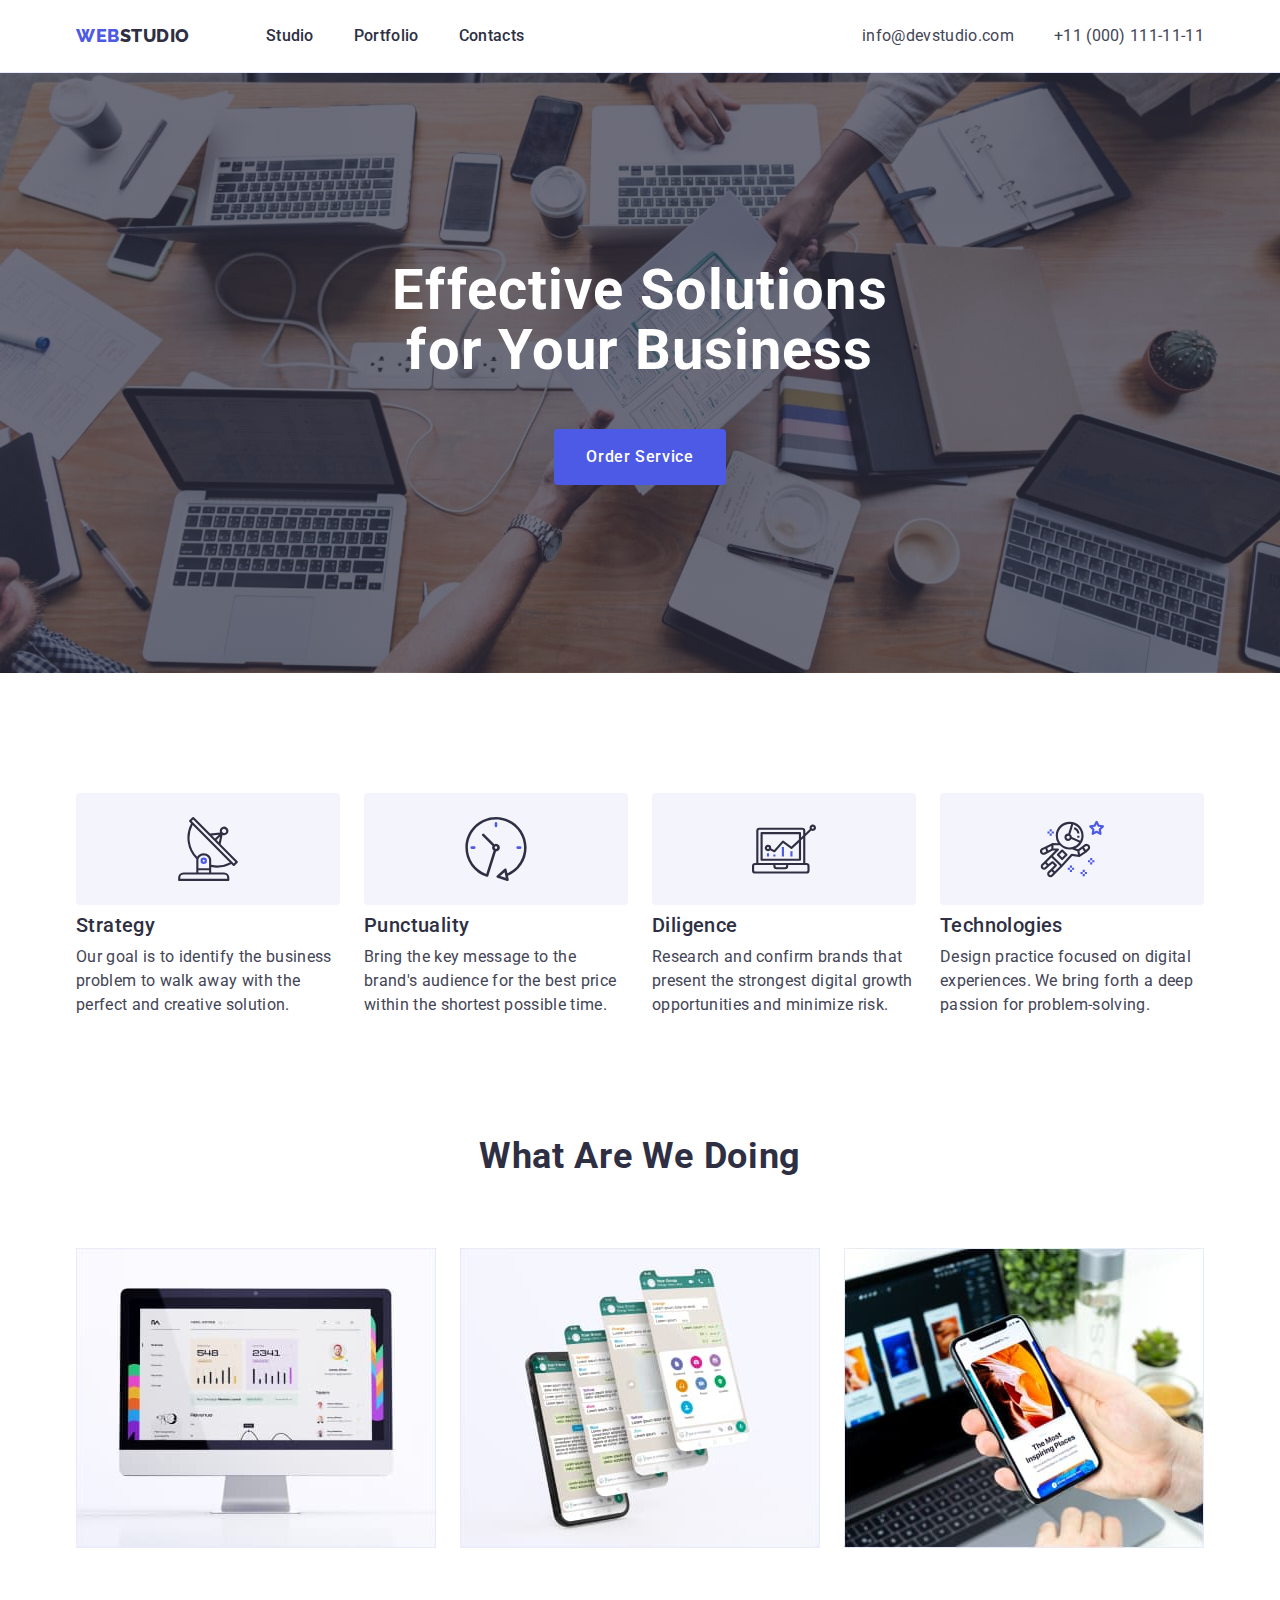
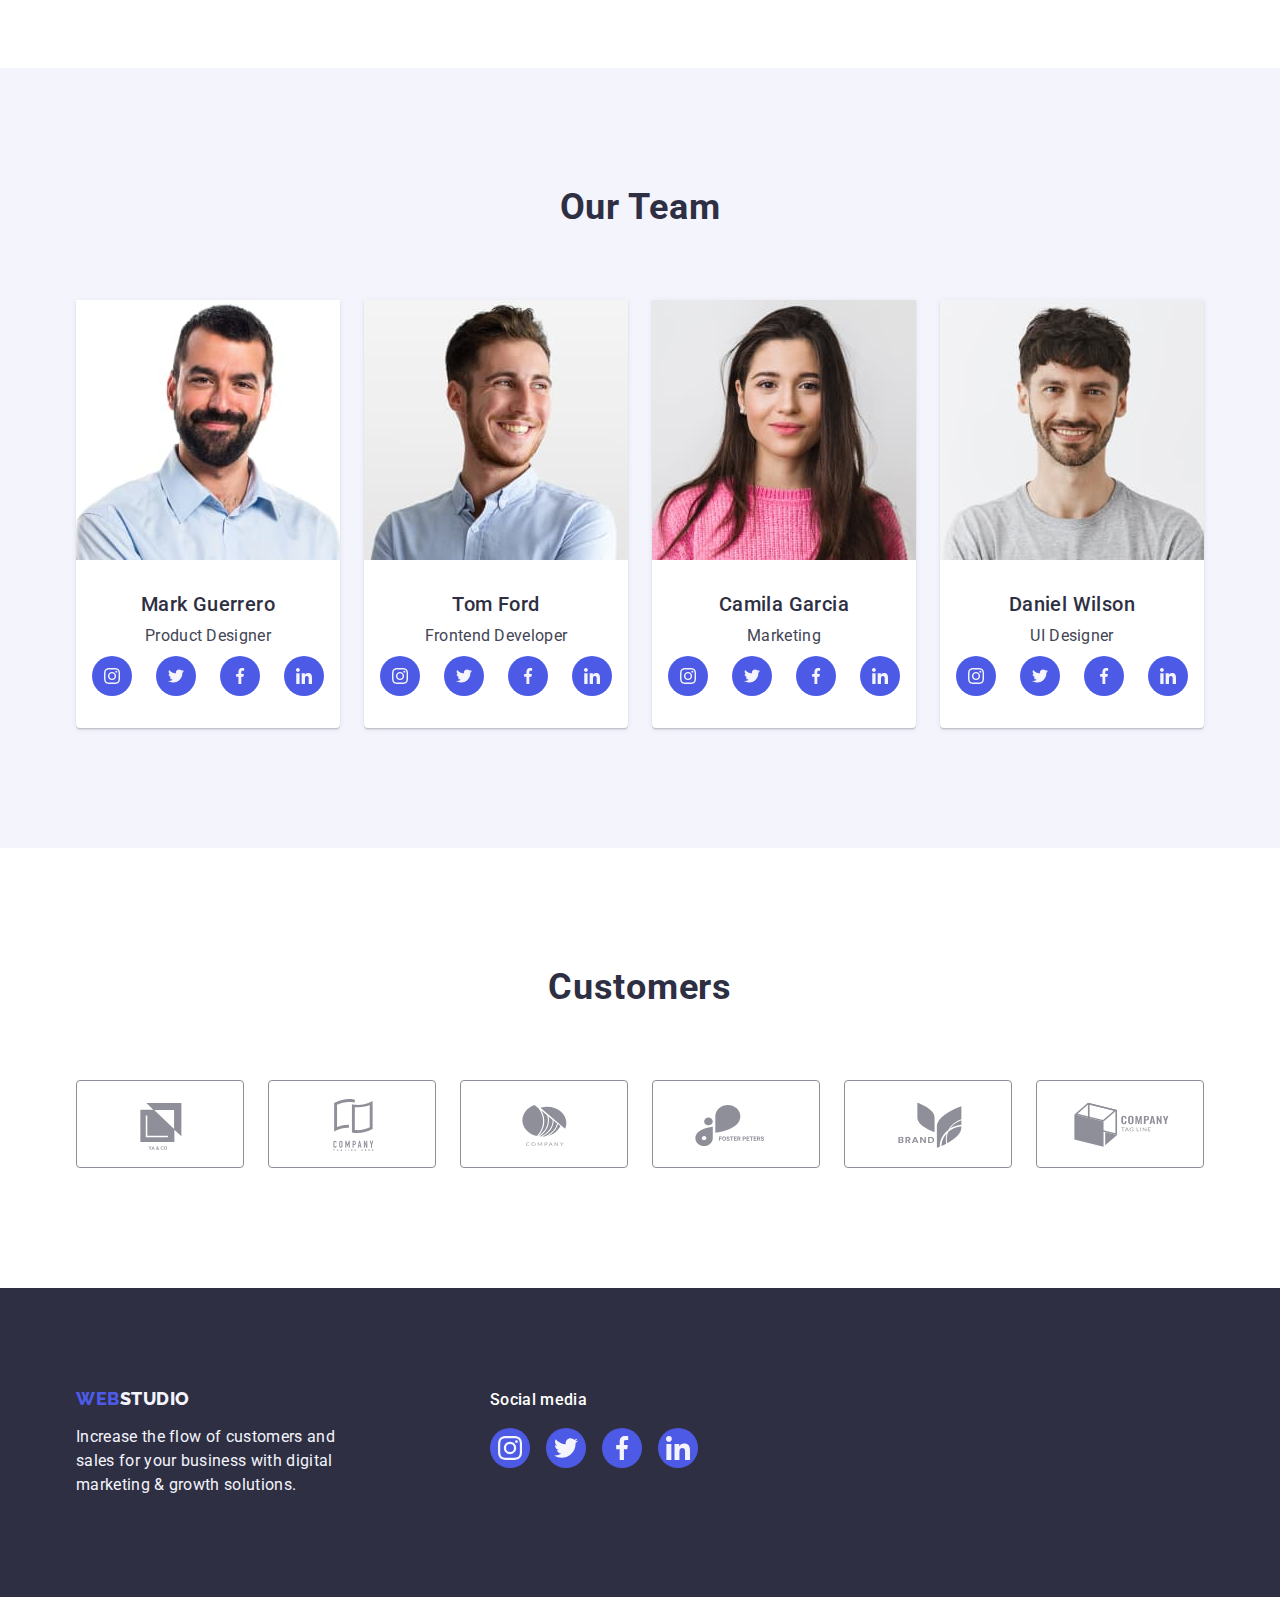
<file: index.html>
<!DOCTYPE html>
<html lang="en">
  <head>
    <meta charset="UTF-8" />
    <meta http-equiv="X-UA-Compatible" content="IE=edge" />
    <meta name="viewport" content="width=device-width, initial-scale=1.0" />
    <title>Студія</title>
    <link rel="preconnect" href="https://fonts.googleapis.com" />
    <link rel="preconnect" href="https://fonts.gstatic.com" crossorigin />
    <link
      href="https://fonts.googleapis.com/css2?family=Raleway:wght@800&family=Roboto:wght@400;500;700;900&display=swap"
      rel="stylesheet"
    />
    <link
      rel="stylesheet"
      href="https://cdnjs.cloudflare.com/ajax/libs/modern-normalize/1.1.0/modern-normalize.min.css"
    />
    <link rel="stylesheet" href="./css/styles.css" />
  </head>
  <body>
    <!-- Header -->
    <header class="page-header">
      <div class="container page-header-nav">
        <nav class="page-nav">
          <a class="logo link page-header-logo" href="./index.html">
            Web<span class="header-logo-second-part">Studio</span>
          </a>

          <ul class="page-nav-list">
            <li class="page-nav-item">
              <a class="page-nav-link link" href="./index.html">Studio</a>
            </li>
            <li class="page-nav-item">
              <a class="page-nav-link link" href="./portfolio.html"
                >Portfolio</a
              >
            </li>
            <li class="page-nav-item">
              <a class="page-nav-link link" href="">Contacts</a>
            </li>
          </ul>
        </nav>

        <address class="contacts">
          <ul class="contact-list">
            <li class="contact-item">
              <a class="contact-link link" href="mailto:info@devstudio.com"
                >info@devstudio.com</a
              >
            </li>
            <li class="contact-item">
              <a class="contact-link link" href="tel:+110001111111"
                >+11 (000) 111-11-11</a
              >
            </li>
          </ul>
        </address>
      </div>
    </header>
    <!-- Main -->
    <main>
      <!-- Hero -->
      <section class="hero-section">
        <div class="container">
          <h1 class="hero-title">Effective Solutions for Your Business</h1>
          <button type="button" class="order-service-btn">Order Service</button>
        </div>
      </section>
      <!-- About us -->
      <section class="section about-us-section">
        <div class="container">
          <h2 class="about-us-title visually-hidden">About us</h2>
          <ul class="about-us-list">
            <li class="about-us-item">
              <div class="about-us-top">
                <svg class="about-us-icon" width="64" height="64">
                  <use href="./images/icon.svg#antenna"></use>
                </svg>
              </div>
              <h3 class="about-us-title">Strategy</h3>
              <p class="about-us-text">
                Our goal is to identify the business problem to walk away with
                the perfect and creative solution.
              </p>
            </li>
            <li class="about-us-item">
              <div class="about-us-top">
                <svg class="about-us-icon" width="64" height="64">
                  <use href="./images/icon.svg#clock"></use>
                </svg>
              </div>
              <h3 class="about-us-title">Punctuality</h3>
              <p class="about-us-text">
                Bring the key message to the brand's audience for the best price
                within the shortest possible time.
              </p>
            </li>
            <li class="about-us-item">
              <div class="about-us-top">
                <svg class="about-us-icon" width="64" height="64">
                  <use href="./images/icon.svg#diagram"></use>
                </svg>
              </div>
              <h3 class="about-us-title">Diligence</h3>
              <p class="about-us-text">
                Research and confirm brands that present the strongest digital
                growth opportunities and minimize risk.
              </p>
            </li>
            <li class="about-us-item">
              <div class="about-us-top">
                <svg class="about-us-icon" width="64" height="64">
                  <use href="./images/icon.svg#astronaut"></use>
                </svg>
              </div>
              <h3 class="about-us-title">Technologies</h3>
              <p class="about-us-text">
                Design practice focused on digital experiences. We bring forth a
                deep passion for problem-solving.
              </p>
            </li>
          </ul>
        </div>
      </section>
      <!-- What are we doing -->
      <section class="section products-section">
        <div class="container">
          <h2 class="section-title">What are we doing</h2>
          <ul class="products-list">
            <li class="products-item">
              <img
                class="products-img"
                src="./images/what-are-we-doing/computer.jpg"
                alt="Computer monitor showing a website"
                width="360"
                height="300"
              />
            </li>
            <li class="products-item">
              <img
                class="products-img"
                src="./images/what-are-we-doing/phone.jpg"
                alt="Smartphone with a messaging app shown on the screen"
                width="360"
                height="300"
              />
            </li>
            <li class="products-item">
              <img
                class="products-img"
                src="./images/what-are-we-doing/laptop.jpg"
                alt="Smartphone in a person's hand and a laptop on a table"
                width="360"
                height="300"
              />
            </li>
          </ul>
        </div>
      </section>
      <!-- Our Team -->
      <section class="section our-team-section">
        <div class="container">
          <h2 class="section-title">Our Team</h2>
          <ul class="our-team-list">
            <li class="our-team-item">
              <img
                class="our-team-img"
                src="./images/our-team/mark-guerrero.jpg"
                alt="Portrait photo of Mark Guerrero"
                width="264"
                height="260"
              />
              <div class="our-team-content">
                <h3 class="our-team-name">Mark Guerrero</h3>
                <p class="our-team-position">Product Designer</p>
                <ul class="team-social-list">
                  <li class="team-social-item">
                    <a
                      class="team-social-link"
                      href=""
                      target="_blank"
                      rel="noopener noreferrer"
                    >
                      <svg class="team-social-icon" width="16" height="16">
                        <use href="./images/icon.svg#instagram"></use>
                      </svg>
                    </a>
                  </li>
                  <li class="team-social-item">
                    <a
                      class="team-social-link"
                      href=""
                      target="_blank"
                      rel="noopener noreferrer"
                    >
                      <svg class="team-social-icon" width="16" height="16">
                        <use href="./images/icon.svg#twitter"></use>
                      </svg>
                    </a>
                  </li>
                  <li class="team-social-item">
                    <a
                      class="team-social-link"
                      href=""
                      target="_blank"
                      rel="noopener noreferrer"
                    >
                      <svg class="team-social-icon" width="16" height="16">
                        <use href="./images/icon.svg#facebook"></use>
                      </svg>
                    </a>
                  </li>
                  <li class="team-social-item">
                    <a
                      class="team-social-link"
                      href=""
                      target="_blank"
                      rel="noopener noreferrer"
                    >
                      <svg class="team-social-icon" width="16" height="16">
                        <use href="./images/icon.svg#linkedin"></use>
                      </svg>
                    </a>
                  </li>
                </ul>
              </div>
            </li>
            <li class="our-team-item">
              <img
                class="our-team-img"
                src="./images/our-team/tom-ford.jpg"
                alt="Portrait photo of Tom Ford"
                width="264"
                height="260"
              />
              <div class="our-team-content">
                <h3 class="our-team-name">Tom Ford</h3>
                <p class="our-team-position">Frontend Developer</p>
                <ul class="team-social-list">
                  <li class="team-social-item">
                    <a
                      class="team-social-link"
                      href=""
                      target="_blank"
                      rel="noopener noreferrer"
                    >
                      <svg class="team-social-icon" width="16" height="16">
                        <use href="./images/icon.svg#instagram"></use>
                      </svg>
                    </a>
                  </li>
                  <li class="team-social-item">
                    <a
                      class="team-social-link"
                      href=""
                      target="_blank"
                      rel="noopener noreferrer"
                    >
                      <svg class="team-social-icon" width="16" height="16">
                        <use href="./images/icon.svg#twitter"></use>
                      </svg>
                    </a>
                  </li>
                  <li class="team-social-item">
                    <a
                      class="team-social-link"
                      href=""
                      target="_blank"
                      rel="noopener noreferrer"
                    >
                      <svg class="team-social-icon" width="16" height="16">
                        <use href="./images/icon.svg#facebook"></use>
                      </svg>
                    </a>
                  </li>
                  <li class="team-social-item">
                    <a
                      class="team-social-link"
                      href=""
                      target="_blank"
                      rel="noopener noreferrer"
                    >
                      <svg class="team-social-icon" width="16" height="16">
                        <use href="./images/icon.svg#linkedin"></use>
                      </svg>
                    </a>
                  </li>
                </ul>
              </div>
            </li>
            <li class="our-team-item">
              <img
                class="our-team-img"
                src="./images/our-team/camila-garcia.jpg"
                alt="Portrait photo of Camila Garcia"
                width="264"
                height="260"
              />
              <div class="our-team-content">
                <h3 class="our-team-name">Camila Garcia</h3>
                <p class="our-team-position">Marketing</p>
                <ul class="team-social-list">
                  <li class="team-social-item">
                    <a
                      class="team-social-link"
                      href=""
                      target="_blank"
                      rel="noopener noreferrer"
                    >
                      <svg class="team-social-icon" width="16" height="16">
                        <use href="./images/icon.svg#instagram"></use>
                      </svg>
                    </a>
                  </li>
                  <li class="team-social-item">
                    <a
                      class="team-social-link"
                      href=""
                      target="_blank"
                      rel="noopener noreferrer"
                    >
                      <svg class="team-social-icon" width="16" height="16">
                        <use href="./images/icon.svg#twitter"></use>
                      </svg>
                    </a>
                  </li>
                  <li class="team-social-item">
                    <a
                      class="team-social-link"
                      href=""
                      target="_blank"
                      rel="noopener noreferrer"
                    >
                      <svg class="team-social-icon" width="16" height="16">
                        <use href="./images/icon.svg#facebook"></use>
                      </svg>
                    </a>
                  </li>
                  <li class="team-social-item">
                    <a
                      class="team-social-link"
                      href=""
                      target="_blank"
                      rel="noopener noreferrer"
                    >
                      <svg class="team-social-icon" width="16" height="16">
                        <use href="./images/icon.svg#linkedin"></use>
                      </svg>
                    </a>
                  </li>
                </ul>
              </div>
            </li>
            <li class="our-team-item">
              <img
                class="our-team-img"
                src="./images/our-team/daniel-wilson.jpg"
                alt="Portrait photo of Daniel Wilson"
                width="264"
                height="260"
              />
              <div class="our-team-content">
                <h3 class="our-team-name">Daniel Wilson</h3>
                <p class="our-team-position">UI Designer</p>
                <ul class="team-social-list">
                  <li class="team-social-item">
                    <a
                      class="team-social-link"
                      href=""
                      target="_blank"
                      rel="noopener noreferrer"
                    >
                      <svg class="team-social-icon" width="16" height="16">
                        <use href="./images/icon.svg#instagram"></use>
                      </svg>
                    </a>
                  </li>
                  <li class="team-social-item">
                    <a
                      class="team-social-link"
                      href=""
                      target="_blank"
                      rel="noopener noreferrer"
                    >
                      <svg class="team-social-icon" width="16" height="16">
                        <use href="./images/icon.svg#twitter"></use>
                      </svg>
                    </a>
                  </li>
                  <li class="team-social-item">
                    <a
                      class="team-social-link"
                      href=""
                      target="_blank"
                      rel="noopener noreferrer"
                    >
                      <svg class="team-social-icon" width="16" height="16">
                        <use href="./images/icon.svg#facebook"></use>
                      </svg>
                    </a>
                  </li>
                  <li class="team-social-item">
                    <a
                      class="team-social-link"
                      href=""
                      target="_blank"
                      rel="noopener noreferrer"
                    >
                      <svg class="team-social-icon" width="16" height="16">
                        <use href="./images/icon.svg#linkedin"></use>
                      </svg>
                    </a>
                  </li>
                </ul>
              </div>
            </li>
          </ul>
        </div>
      </section>
      <!-- Customers -->
      <section class="section customers-section">
        <div class="container">
          <h2 class="section-title">Customers</h2>
          <ul class="customers-list">
            <li class="customers-item">
              <a
                class="customers-link"
                href=""
                target="_blank"
                rel="noopener noreferrer"
              >
                <svg class="customers-icon" width="104" height="56">
                  <use href="./images/icon.svg#customer-1"></use>
                </svg>
              </a>
            </li>
            <li class="customers-item">
              <a
                class="customers-link"
                href=""
                target="_blank"
                rel="noopener noreferrer"
              >
                <svg class="customers-icon" width="104" height="56">
                  <use href="./images/icon.svg#customer-2"></use>
                </svg>
              </a>
            </li>
            <li class="customers-item">
              <a
                class="customers-link"
                href=""
                target="_blank"
                rel="noopener noreferrer"
              >
                <svg class="customers-icon" width="104" height="56">
                  <use href="./images/icon.svg#customer-3"></use>
                </svg>
              </a>
            </li>
            <li class="customers-item">
              <a
                class="customers-link"
                href=""
                target="_blank"
                rel="noopener noreferrer"
              >
                <svg class="customers-icon" width="104" height="56">
                  <use href="./images/icon.svg#customer-4"></use>
                </svg>
              </a>
            </li>
            <li class="customers-item">
              <a
                class="customers-link"
                href=""
                target="_blank"
                rel="noopener noreferrer"
              >
                <svg class="customers-icon" width="104" height="56">
                  <use href="./images/icon.svg#customer-5"></use>
                </svg>
              </a>
            </li>
            <li class="customers-item">
              <a
                class="customers-link"
                href=""
                target="_blank"
                rel="noopener noreferrer"
              >
                <svg class="customers-icon" width="104" height="56">
                  <use href="./images/icon.svg#customer-6"></use>
                </svg>
              </a>
            </li>
          </ul>
        </div>
      </section>
    </main>
    <!-- Footer -->
    <footer class="webstudio-footer">
      <div class="container footer-container">
        <div class="footer-logo-container">
          <a class="logo link footer-logo" href="./index.html"
            >Web<span class="footer-logo-second-part">Studio</span>
          </a>
          <p class="footer-text">
            Increase the flow of customers and sales for your business with
            digital marketing & growth solutions.
          </p>
        </div>
        <div class="footer-social">
          <p class="footer-social-title">Social media</p>
          <ul class="footer-social-list">
            <li class="footer-social-item">
              <a
                class="footer-social-link"
                href=""
                target="_blank"
                rel="noopener noreferrer"
              >
                <svg class="footer-social-icon" width="24" height="24">
                  <use href="./images/icon.svg#instagram"></use>
                </svg>
              </a>
            </li>
            <li class="footer-social-item">
              <a
                class="footer-social-link"
                href=""
                target="_blank"
                rel="noopener noreferrer"
              >
                <svg class="footer-social-icon" width="24" height="24">
                  <use href="./images/icon.svg#twitter"></use>
                </svg>
              </a>
            </li>
            <li class="footer-social-item">
              <a
                class="footer-social-link"
                href=""
                target="_blank"
                rel="noopener noreferrer"
              >
                <svg class="footer-social-icon" width="24" height="24">
                  <use href="./images/icon.svg#facebook"></use>
                </svg>
              </a>
            </li>
            <li class="footer-social-item">
              <a
                class="footer-social-link"
                href=""
                target="_blank"
                rel="noopener noreferrer"
              >
                <svg class="footer-social-icon" width="24" height="24">
                  <use href="./images/icon.svg#linkedin"></use>
                </svg>
              </a>
            </li>
          </ul>
        </div>
      </div>
    </footer>
  </body>
</html>
</file>
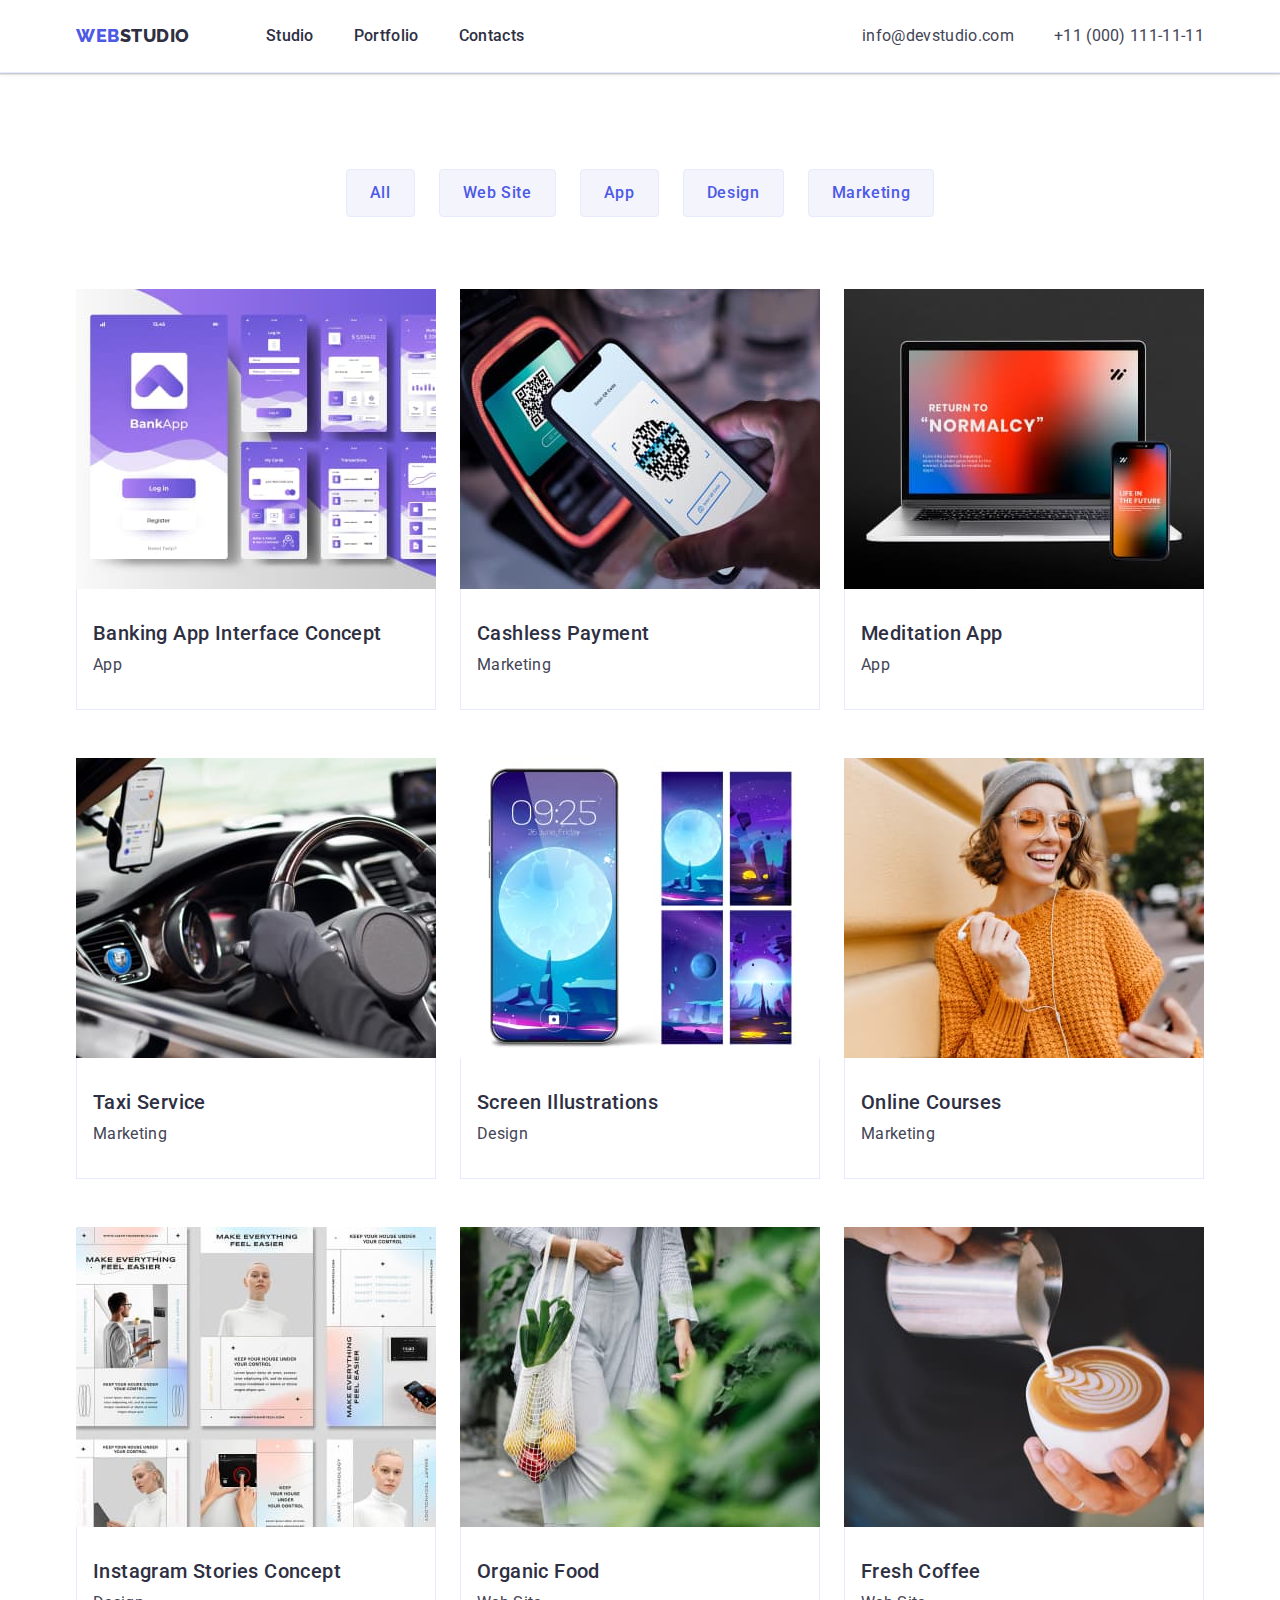
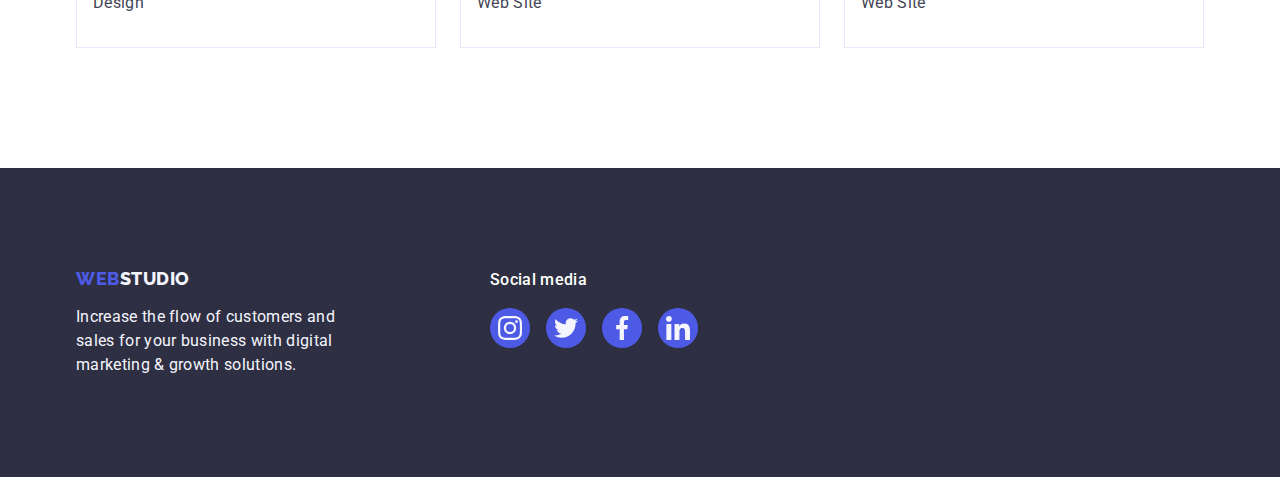
<file: portfolio.html>
<!DOCTYPE html>
<html lang="en">
  <head>
    <meta charset="UTF-8" />
    <meta http-equiv="X-UA-Compatible" content="IE=edge" />
    <meta name="viewport" content="width=device-width, initial-scale=1.0" />
    <title>Портфоліо</title>
    <link rel="preconnect" href="https://fonts.googleapis.com" />
    <link rel="preconnect" href="https://fonts.gstatic.com" crossorigin />
    <link
      href="https://fonts.googleapis.com/css2?family=Raleway:wght@800&family=Roboto:wght@400;500;700;900&display=swap"
      rel="stylesheet"
    />
    <link
      rel="stylesheet"
      href="https://cdnjs.cloudflare.com/ajax/libs/modern-normalize/1.1.0/modern-normalize.min.css"
    />
    <link rel="stylesheet" href="./css/styles.css" />
  </head>
  <body>
    <!-- Header -->
    <header class="page-header">
      <div class="container page-header-nav">
        <nav class="page-nav">
          <a class="logo link page-header-logo" href="./index.html">
            Web<span class="header-logo-second-part">Studio</span>
          </a>

          <ul class="page-nav-list">
            <li class="page-nav-item">
              <a class="page-nav-link link" href="./index.html">Studio</a>
            </li>
            <li class="page-nav-item">
              <a class="page-nav-link link" href="./portfolio.html"
                >Portfolio</a
              >
            </li>
            <li class="page-nav-item">
              <a class="page-nav-link link" href="">Contacts</a>
            </li>
          </ul>
        </nav>

        <address class="contacts">
          <ul class="contact-list">
            <li class="contact-item">
              <a class="contact-link link" href="mailto:info@devstudio.com"
                >info@devstudio.com</a
              >
            </li>
            <li class="contact-item">
              <a class="contact-link link" href="tel:+110001111111"
                >+11 (000) 111-11-11</a
              >
            </li>
          </ul>
        </address>
      </div>
    </header>
    <!-- Main -->
    <main>
      <!-- Portfolio -->
      <section class="section our-works-section">
        <div class="container">
          <h1 class="visually-hidden">Our works</h1>
          <ul class="filter-list">
            <li class="filter-item">
              <button class="filter-btn" type="button">All</button>
            </li>
            <li class="filter-item">
              <button class="filter-btn" type="button">Web Site</button>
            </li>
            <li class="filter-item">
              <button class="filter-btn" type="button">App</button>
            </li>
            <li class="filter-item">
              <button class="filter-btn" type="button">Design</button>
            </li>
            <li class="filter-item">
              <button class="filter-btn" type="button">Marketing</button>
            </li>
          </ul>

          <ul class="project-list">
            <li class="project-item">
              <a class="project-item-link link" href="">
                <img
                  class="project-img"
                  src="./images/our-works/project1.jpg"
                  alt="Banking phone app interface"
                  width="360"
                  height="300"
                />
                <div class="project-description">
                  <h2 class="project-title">Banking App Interface Concept</h2>
                  <p class="project-filter">App</p>
                </div>
              </a>
            </li>
            <li class="project-item">
              <a class="project-item-link link" href=""
                ><img
                  class="project-img"
                  src="./images/our-works/project2.jpg"
                  alt="Smartphone and a payment terminal"
                  width="360"
                  height="300"
                />
                <div class="project-description">
                  <h2 class="project-title">Cashless Payment</h2>
                  <p class="project-filter">Marketing</p>
                </div>
              </a>
            </li>
            <li class="project-item">
              <a class="project-item-link link" href=""
                ><img
                  class="project-img"
                  src="./images/our-works/project3.jpg"
                  alt="Smartphone and a laptop"
                  width="360"
                  height="300"
                />
                <div class="project-description">
                  <h2 class="project-title">Meditation App</h2>
                  <p class="project-filter">App</p>
                </div>
              </a>
            </li>
            <li class="project-item">
              <a class="project-item-link link" href=""
                ><img
                  class="project-img"
                  src="./images/our-works/project4.jpg"
                  alt="Steering wheel in a car"
                  width="360"
                  height="300"
                />
                <div class="project-description">
                  <h2 class="project-title">Taxi Service</h2>
                  <p class="project-filter">Marketing</p>
                </div>
              </a>
            </li>
            <li class="project-item">
              <a class="project-item-link link" href=""
                ><img
                  class="project-img"
                  src="./images/our-works/project5.jpg"
                  alt="Smartphone screen illustrations"
                  width="360"
                  height="300"
                />
                <div class="project-description">
                  <h2 class="project-title">Screen Illustrations</h2>
                  <p class="project-filter">Design</p>
                </div>
              </a>
            </li>
            <li class="project-item">
              <a class="project-item-link link" href=""
                ><img
                  class="project-img"
                  src="./images/our-works/project6.jpg"
                  alt="Woman wearing headphones"
                  width="360"
                  height="300"
                />
                <div class="project-description">
                  <h2 class="project-title">Online Courses</h2>
                  <p class="project-filter">Marketing</p>
                </div>
              </a>
            </li>
            <li class="project-item">
              <a class="project-item-link link" href=""
                ><img
                  class="project-img"
                  src="./images/our-works/project7.jpg"
                  alt="Instagram stories examples"
                  width="360"
                  height="300"
                />
                <div class="project-description">
                  <h2 class="project-title">Instagram Stories Concept</h2>
                  <p class="project-filter">Design</p>
                </div>
              </a>
            </li>
            <li class="project-item">
              <a class="project-item-link link" href=""
                ><img
                  class="project-img"
                  src="./images/our-works/project8.jpg"
                  alt="Woman wearing a bag with vegatables"
                  width="360"
                  height="300"
                />
                <div class="project-description">
                  <h2 class="project-title">Organic Food</h2>
                  <p class="project-filter">Web Site</p>
                </div>
              </a>
            </li>
            <li class="project-item">
              <a class="project-item-link link" href=""
                ><img
                  class="project-img"
                  src="./images/our-works/project9.jpg"
                  alt="Cup of coffee"
                  width="360"
                  height="300"
                />
                <div class="project-description">
                  <h2 class="project-title">Fresh Coffee</h2>
                  <p class="project-filter">Web Site</p>
                </div>
              </a>
            </li>
          </ul>
        </div>
      </section>
    </main>
    <!-- Footer -->
    <footer class="webstudio-footer">
      <div class="container footer-container">
        <div class="footer-logo-container">
          <a class="logo link footer-logo" href="./index.html"
            >Web<span class="footer-logo-second-part">Studio</span>
          </a>
          <p class="footer-text">
            Increase the flow of customers and sales for your business with
            digital marketing & growth solutions.
          </p>
        </div>
        <div class="footer-social">
          <p class="footer-social-title">Social media</p>
          <ul class="footer-social-list">
            <li class="footer-social-item">
              <a
                class="footer-social-link"
                href=""
                target="_blank"
                rel="noopener noreferrer"
              >
                <svg class="footer-social-icon" width="24" height="24">
                  <use href="./images/icon.svg#instagram"></use>
                </svg>
              </a>
            </li>
            <li class="footer-social-item">
              <a
                class="footer-social-link"
                href=""
                target="_blank"
                rel="noopener noreferrer"
              >
                <svg class="footer-social-icon" width="24" height="24">
                  <use href="./images/icon.svg#twitter"></use>
                </svg>
              </a>
            </li>
            <li class="footer-social-item">
              <a
                class="footer-social-link"
                href=""
                target="_blank"
                rel="noopener noreferrer"
              >
                <svg class="footer-social-icon" width="24" height="24">
                  <use href="./images/icon.svg#facebook"></use>
                </svg>
              </a>
            </li>
            <li class="footer-social-item">
              <a
                class="footer-social-link"
                href=""
                target="_blank"
                rel="noopener noreferrer"
              >
                <svg class="footer-social-icon" width="24" height="24">
                  <use href="./images/icon.svg#linkedin"></use>
                </svg>
              </a>
            </li>
          </ul>
        </div>
      </div>
    </footer>
  </body>
</html>
</file>
<file: css/styles.css>
:root {
  --primary-font: 'Roboto', sans-serif;
  --secondary-font: 'Raleway', sans-serif;
  --primary-text-color: #434455;
  --secondary-text-color: #2e2f42;
  --accent-color: #4d5ae5;
  --primary-hover-color: #404bbf;
  --secondary-hover-color: #31d0aa;
  --primary-background-color: #ffffff;
  --secondary-background-color: #f4f4fd;
  --customers-link-color: #8e8f99;
}

h1,
h2,
h3,
h4,
h5,
h6,
p {
  margin-top: 0;
  margin-bottom: 0;
}

ul,
ol {
  margin-top: 0;
  margin-bottom: 0;
  padding-left: 0;
  list-style: none;
}

img {
  display: block;
}

button {
  cursor: pointer;
}

.link {
  text-decoration: none;
}

body {
  font-family: var(--primary-font);
  color: var(--primary-text-color);
  background-color: var(--primary-background-color);
}

/* ============Components============ */

.container {
  width: 1158px;
  margin-left: auto;
  margin-right: auto;
  padding-left: 15px;
  padding-right: 15px;
}

.logo {
  font-family: var(--secondary-font);
  font-weight: 800;
  font-size: 18px;
  line-height: 1.17;
  letter-spacing: 0.03em;
  text-transform: uppercase;
  color: var(--accent-color);
}

.section {
  padding-top: 120px;
  padding-bottom: 120px;
}

.section-title {
  margin-bottom: 72px;
  font-weight: 700;
  font-size: 36px;
  line-height: 1.1;
  text-align: center;
  letter-spacing: 0.02em;
  text-transform: capitalize;
  color: var(--secondary-text-color);
}

.visually-hidden {
  position: absolute;
  width: 1px;
  height: 1px;
  margin: -1px;
  border: 0;
  padding: 0;

  white-space: nowrap;
  clip-path: inset(100%);
  clip: rect(0 0 0 0);
  overflow: hidden;
}

/* ============/Components============ */

/* ============STUDIO============ */

/* ============Header============ */

.page-header {
  border-bottom: 1px solid #e7e9fc;
  box-shadow: 0px 2px 1px rgba(46, 47, 66, 0.08),
    0px 1px 1px rgba(46, 47, 66, 0.16), 0px 1px 6px rgba(46, 47, 66, 0.08);
}

.page-header-nav {
  display: flex;
  align-items: center;
}

.page-nav {
  display: flex;
  align-items: center;
}

.page-header-logo {
  padding-top: 24px;
  padding-bottom: 24px;
  margin-right: 76px;
}

.header-logo-second-part {
  color: var(--secondary-text-color);
}

.page-nav-list {
  display: flex;
  align-items: center;
  gap: 40px;
}

.page-nav-link {
  display: block;
  padding-top: 24px;
  padding-bottom: 24px;

  font-weight: 500;
  font-size: 16px;
  line-height: 1.5;
  letter-spacing: 0.02em;
  color: var(--secondary-text-color);
}

.page-nav-link:hover,
.page-nav-link:focus {
  color: var(--primary-hover-color);
}

.contacts {
  font-style: normal;
  margin-left: auto;
}

.contact-list {
  display: flex;
  align-items: center;
  gap: 40px;
}

.contact-link {
  display: block;
  padding-top: 24px;
  padding-bottom: 24px;

  font-weight: 400;
  font-size: 16px;
  line-height: 1.5;
  letter-spacing: 0.02em;
  color: var(--primary-text-color);
}

.contact-link:hover,
.contact-link:focus {
  color: var(--primary-hover-color);
}
/* ============/Header============ */

/* ============Hero============ */

.hero-section {
  max-width: 1440px;
  padding-top: 188px;
  padding-bottom: 188px;
  margin-left: auto;
  margin-right: auto;
  text-align: center;

  background-color: var(--secondary-text-color);
  background-image: linear-gradient(
      rgba(46, 47, 66, 0.7),
      rgba(46, 47, 66, 0.7)
    ),
    url('../images/hero/hero-background.jpg');
  background-repeat: no-repeat;
  background-position: center;
  background-size: cover;
}

.hero-title {
  max-width: 496px;
  margin-right: auto;
  margin-left: auto;
  margin-bottom: 48px;
  font-style: normal;
  font-weight: 700;
  font-size: 56px;
  line-height: 1.07;
  letter-spacing: 0.02em;
  color: var(--primary-background-color);
}

.order-service-btn {
  display: block;
  padding: 16px 32px;
  margin-right: auto;
  margin-left: auto;
  min-width: 169px;
  max-height: 56px;
  border-radius: 4px;
  border: none;

  font-weight: 500;
  font-size: 16px;
  line-height: 1.5;
  letter-spacing: 0.04em;
  background-color: var(--accent-color);
  color: var(--primary-background-color);
}

.order-service-btn:hover,
.order-service-btn:focus {
  background-color: var(--primary-hover-color);
}

/* ============/Hero============ */

/* ============About us============ */

.about-us-list {
  display: flex;
  gap: 24px;
}

.about-us-item {
  flex-basis: calc((100% - 72px) / 4);
}

.about-us-top {
  display: flex;
  justify-content: center;
  align-items: center;
  height: 112px;
  margin-bottom: 8px;

  background-color: var(--secondary-background-color);
  border-radius: 4px;
}

.about-us-title {
  margin-bottom: 8px;
  font-weight: 500;
  font-size: 20px;
  line-height: 1.2;
  letter-spacing: 0.02em;
  color: var(--secondary-text-color);
}

.about-us-text {
  font-size: 16px;
  line-height: 1.5;
  letter-spacing: 0.02em;
  color: var(--primary-text-color);
}

/* ============/About us============ */

/* ============What are we doing============ */

.products-section {
  padding-top: 0;
}

.products-list {
  display: flex;
  flex-wrap: wrap;
  gap: 24px;
}

.products-item {
  flex-basis: calc((100% - 48px) / 3);
}

/* ============/What are we doing============ */

/* ============Our team============ */

.our-team-section {
  background-color: var(--secondary-background-color);
}

.our-team-list {
  display: flex;
  gap: 24px;
  flex-wrap: wrap;
}

.our-team-item {
  flex-basis: calc((100% - 72px) / 4);

  background-color: var(--primary-background-color);
  box-shadow: 0px 1px 6px rgba(46, 47, 66, 0.08),
    0px 1px 1px rgba(46, 47, 66, 0.16), 0px 2px 1px rgba(46, 47, 66, 0.08);
  border-radius: 0px 0px 4px 4px;
}

.our-team-content {
  padding: 32px 0;
  border-radius: 0px 0px 4px 4px;
}

.our-team-name {
  margin-bottom: 8px;
  font-weight: 500;
  font-size: 20px;
  line-height: 1.2;
  text-align: center;
  letter-spacing: 0.02em;
  color: var(--secondary-text-color);
}

.our-team-position {
  margin-bottom: 8px;
  font-size: 16px;
  line-height: 1.5;
  letter-spacing: 0.02em;
  text-align: center;
  color: var(--primary-text-color);
}

.team-social-list {
  display: flex;
  gap: 24px;
  justify-content: center;
}

.team-social-link {
  display: flex;
  justify-content: center;
  align-items: center;
  width: 40px;
  height: 40px;
  border-radius: 50%;
  color: var(--secondary-background-color);
  background-color: var(--accent-color);
}

.team-social-link:hover,
.team-social-link:focus {
  background-color: var(--primary-hover-color);
}

.team-social-icon {
  fill: currentColor;
}

/* ============/Our team============ */

/* ============Customers============ */

.customers-list {
  display: flex;
  gap: 24px;
  flex-wrap: wrap;
}

.customers-link {
  display: flex;
  justify-content: center;
  align-items: center;
  width: 168px;
  height: 88px;

  color: var(--customers-link-color);
  border: 1px solid var(--customers-link-color);
  border-radius: 4px;
}

.customers-link:hover,
.customers-link:focus {
  color: var(--primary-hover-color);
  border-color: var(--primary-hover-color);
}

.customers-icon {
  fill: currentColor;
}

/* ============/Customers============ */

/* ============Footer============ */

.webstudio-footer {
  padding-top: 100px;
  padding-bottom: 100px;
  background-color: var(--secondary-text-color);
}

.footer-container {
  display: flex;
  gap: 120px;
  align-items: baseline;
}

.footer-logo-container {
  width: 294px;
}

.footer-logo {
  display: inline-block;
  margin-bottom: 16px;
}

.footer-logo-second-part {
  color: var(--secondary-background-color);
}

.footer-text {
  font-size: 16px;
  line-height: 1.5;
  letter-spacing: 0.02em;
  color: var(--secondary-background-color);
}

.footer-social {
  margin-right: auto;
}

.footer-social-title {
  margin-bottom: 16px;
  font-weight: 500;
  font-size: 16px;
  line-height: 1.5;
  letter-spacing: 0.02em;
  color: var(--primary-background-color);
}

.footer-social-list {
  display: flex;
  gap: 16px;
}

.footer-social-link {
  display: flex;
  justify-content: center;
  align-items: center;
  width: 40px;
  height: 40px;
  border-radius: 50%;
  color: var(--secondary-background-color);
  background-color: var(--accent-color);
}

.footer-social-link:hover,
.footer-social-link:focus {
  background-color: var(--secondary-hover-color);
}

.footer-social-icon {
  fill: currentColor;
}

/* ============/Footer============ */

/* ============/STUDIO============ */

/* ============PORTFOLIO============ */

/* ============Our works============ */

.our-works-section {
  padding-top: 96px;
  padding-bottom: 120px;
}

.filter-list {
  display: flex;
  justify-content: center;
  margin-bottom: 72px;
  gap: 24px;
}

.filter-btn {
  display: inline-block;
  padding: 11px 23px;

  font-weight: 500;
  font-size: 16px;
  line-height: 1.5;
  text-align: center;
  letter-spacing: 0.04em;

  color: var(--accent-color);
  background-color: var(--secondary-background-color);
  border: 1px solid #e7e9fc;
  border-radius: 4px;
}

.filter-btn:hover,
.filter-btn:focus {
  border: 1px solid transparent;
  color: var(--primary-background-color);
  background-color: var(--primary-hover-color);
  box-shadow: 0px 3px 1px rgba(0, 0, 0, 0.1), 0px 2px 1px rgba(0, 0, 0, 0.08),
    0px 2px 2px rgba(0, 0, 0, 0.12);
}

/* ============Our works============ */

.project-list {
  display: flex;
  flex-wrap: wrap;
  column-gap: 24px;
  row-gap: 48px;
}

.project-item {
  flex-basis: calc((100% - 48px) / 3);
}

.project-item-link {
  display: block;
}

.project-item-link:hover,
.project-item-link:focus {
  box-shadow: 0px 1px 6px rgba(46, 47, 66, 0.08),
    0px 1px 1px rgba(46, 47, 66, 0.16), 0px 2px 1px rgba(46, 47, 66, 0.08);
}

.project-description {
  padding: 32px 16px;
  border: 1px solid #e7e9fc;
  border-top: none;
}

.project-title {
  margin-bottom: 8px;
  font-weight: 500;
  font-size: 20px;
  line-height: 1.2;
  letter-spacing: 0.02em;
  color: var(--secondary-text-color);
}

.project-filter {
  font-size: 16px;
  line-height: 1.5;
  letter-spacing: 0.02em;
  color: var(--primary-text-color);
}

/* ============PORTFOLIO============ */
</file>
